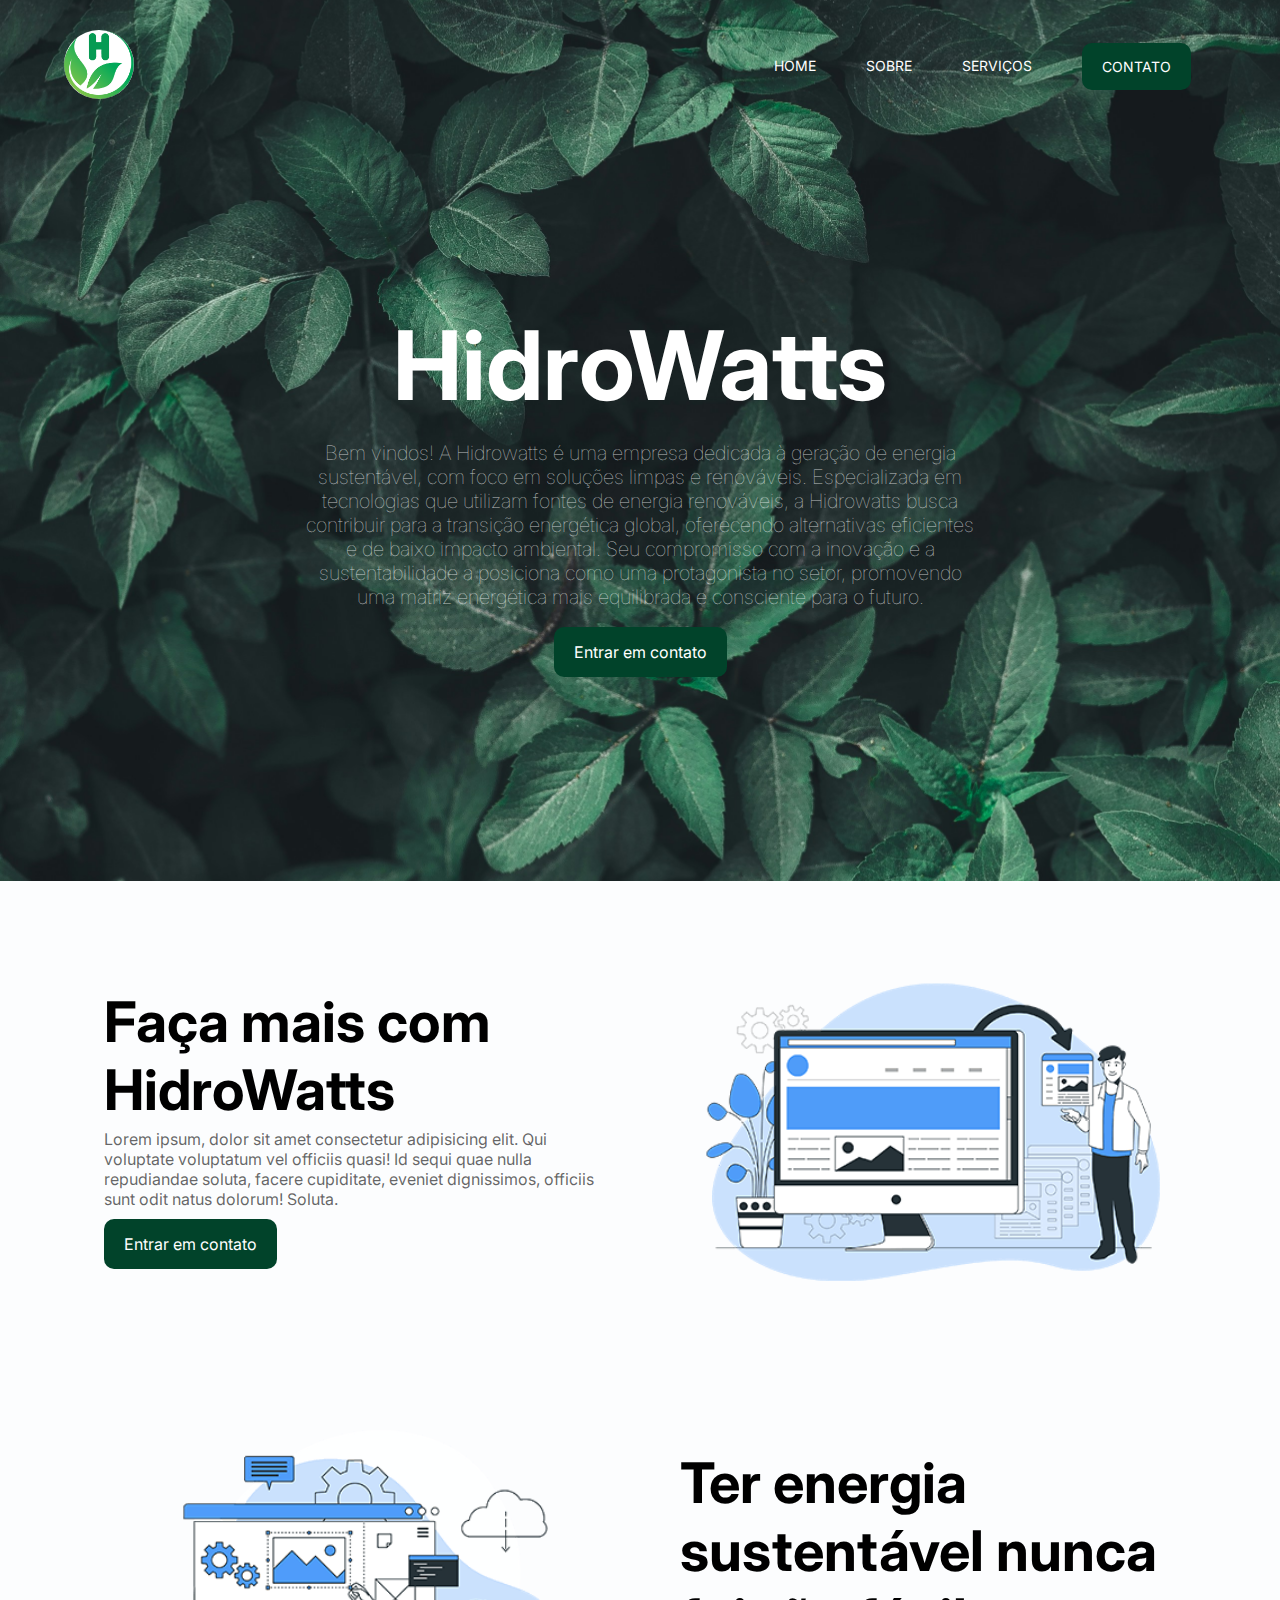
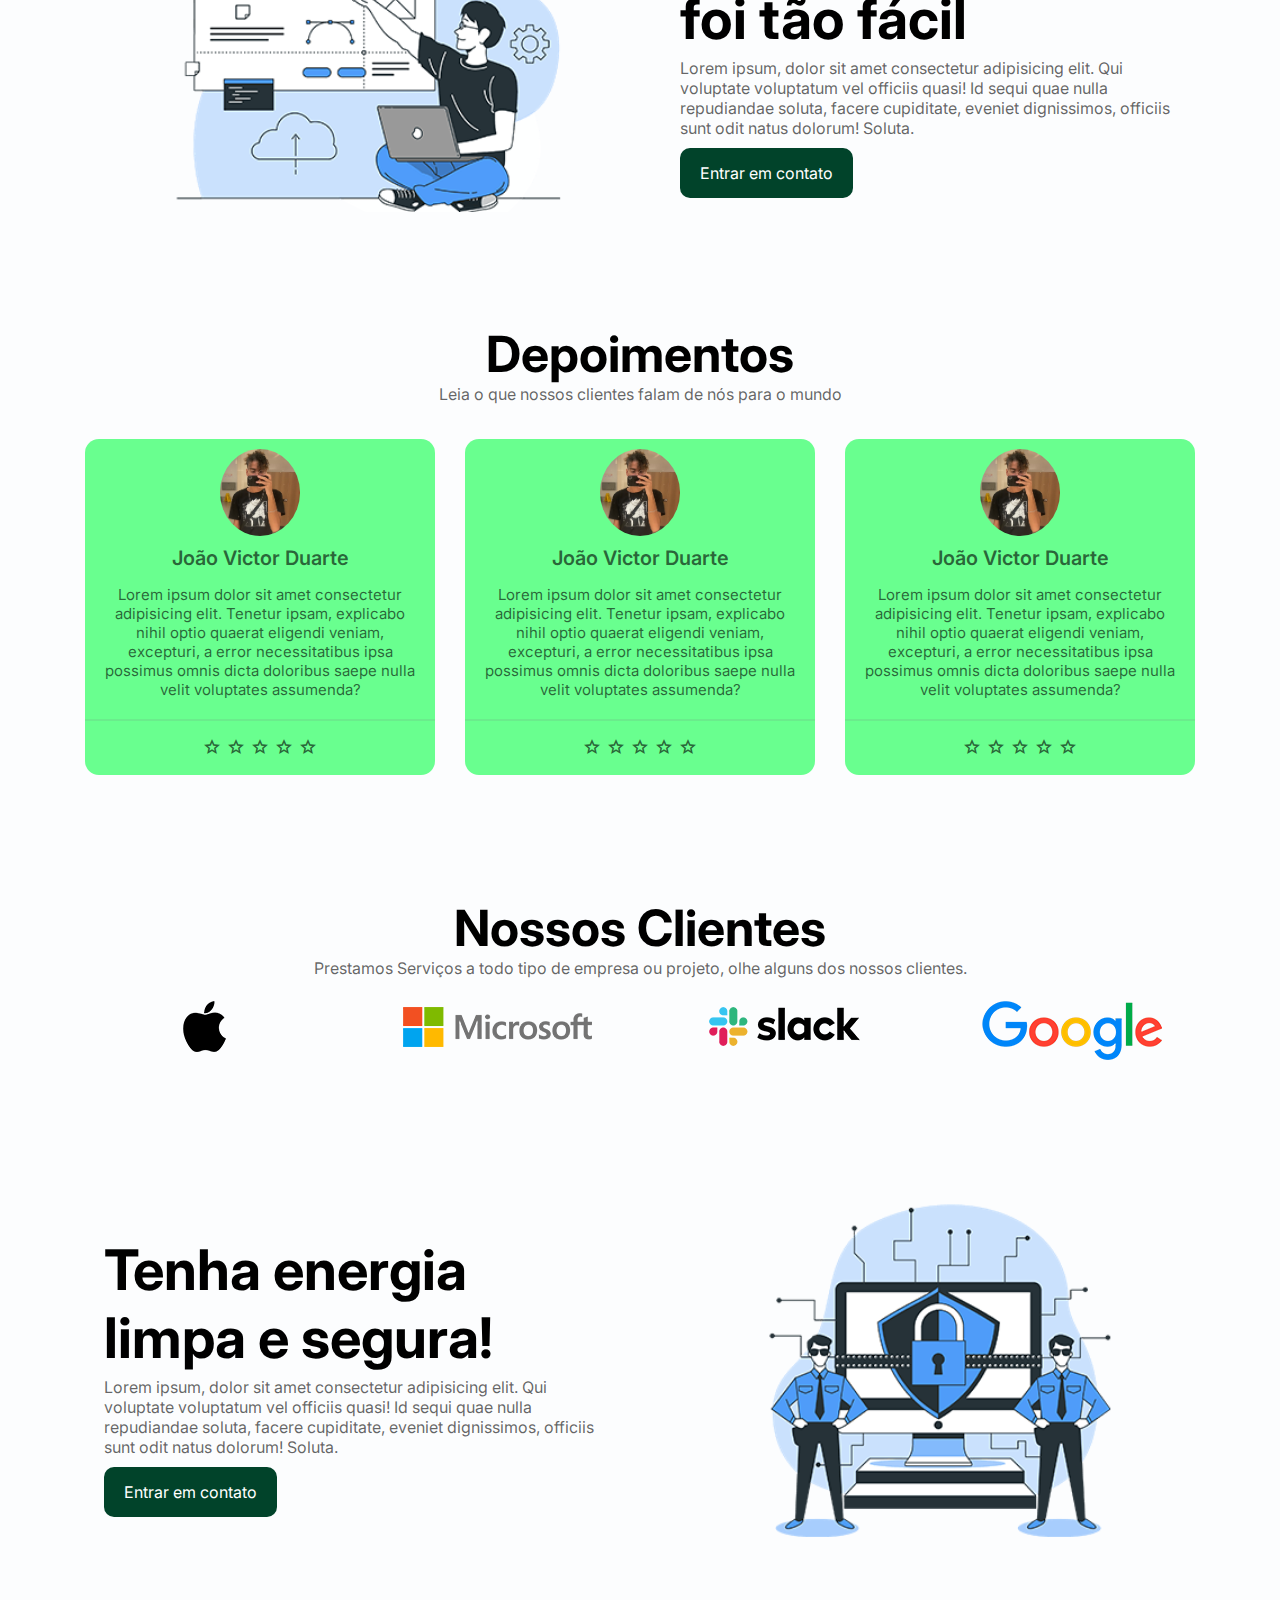
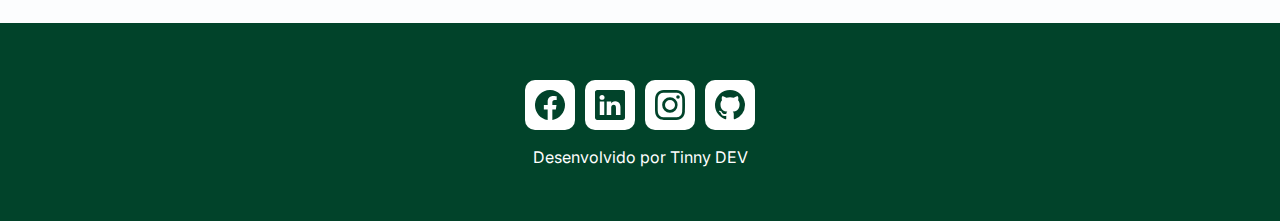
<file: index.html>
<!DOCTYPE html>
<html lang="pt-br">
  <head>
    <meta charset="UTF-8" />
    <meta name="viewport" content="width=device-width, initial-scale=1.0" />

    <title>HidroWatts</title>
    <link rel="stylesheet" href="css/style.css" />
    <link rel="preconnect" href="https://fonts.googleapis.com" />
    <link rel="preconnect" href="https://fonts.gstatic.com" crossorigin />

    <link
      href="https://fonts.googleapis.com/css2?family=Inter:wght@400;700&display=swap"
      rel="stylesheet"
    />
    <link
      rel="stylesheet"
      href="https://fonts.googleapis.com/css2?family=Material+Symbols+Outlined:opsz,wght,FILL,GRAD@20..48,100..700,0..1,-50..200"
    />
  </head>
  <body>
    <header style="background-image: url('img/background-home.jpg')">
      <div class="container">
        <nav>
          <a href="index.html"
            ><img
              src="img/logo.png"
              alt="logo"
              style="width: 70px; border-radius: 50%"
          /></a>
          <ul class="ul">
            <a href="index.html">Home</a>
            <a href="sobre.html">Sobre</a>
            <a href="servicos.html">Serviços</a>
            <a class="btn" href="contato.html">Contato</a>
            <div class="close-icon" onclick="closeMenu()">
              <svg
                xmlns="http://www.w3.org/2000/svg"
                width="25"
                height="25"
                fill="currentColor"
                class="bi bi-x-circle"
                viewBox="0 0 16 16"
              >
                <path
                  d="M8 15A7 7 0 1 1 8 1a7 7 0 0 1 0 14m0 1A8 8 0 1 0 8 0a8 8 0 0 0 0 16"
                />
                <path
                  d="M4.646 4.646a.5.5 0 0 1 .708 0L8 7.293l2.646-2.647a.5.5 0 0 1 .708.708L8.707 8l2.647 2.646a.5.5 0 0 1-.708.708L8 8.707l-2.646 2.647a.5.5 0 0 1-.708-.708L7.293 8 4.646 5.354a.5.5 0 0 1 0-.708"
                />
              </svg>
            </div>
          </ul>
          <div class="menu-icon" onclick="openMenu()">
            <svg
              xmlns="http://www.w3.org/2000/svg"
              width="25"
              height="25"
              fill="currentColor"
              class="bi bi-list"
              viewBox="0 0 16 16"
            >
              <path
                fill-rule="evenodd"
                d="M2.5 12a.5.5 0 0 1 .5-.5h10a.5.5 0 0 1 0 1H3a.5.5 0 0 1-.5-.5m0-4a.5.5 0 0 1 .5-.5h10a.5.5 0 0 1 0 1H3a.5.5 0 0 1-.5-.5m0-4a.5.5 0 0 1 .5-.5h10a.5.5 0 0 1 0 1H3a.5.5 0 0 1-.5-.5"
              />
            </svg>
          </div>
        </nav>
        <section class="banner">
          <div class="banner-text">
            <h1>HidroWatts</h1>
            <p>
              Bem vindos! A Hidrowatts é uma empresa dedicada à geração de
              energia sustentável, com foco em soluções limpas e renováveis.
              Especializada em tecnologias que utilizam fontes de energia
              renováveis, a Hidrowatts busca contribuir para a transição
              energética global, oferecendo alternativas eficientes e de baixo
              impacto ambiental. Seu compromisso com a inovação e a
              sustentabilidade a posiciona como uma protagonista no setor,
              promovendo uma matriz energética mais equilibrada e consciente
              para o futuro.
            </p>
            <a href="contato.html" class="btn animate-btn">Entrar em contato</a>
          </div>
        </section>
      </div>
    </header>

    <section class="faca-mais">
      <div class="container">
        <div class="faca-mais-text">
          <h3>Faça mais com HidroWatts</h3>
          <p>
            Lorem ipsum, dolor sit amet consectetur adipisicing elit. Qui
            voluptate voluptatum vel officiis quasi! Id sequi quae nulla
            repudiandae soluta, facere cupiditate, eveniet dignissimos, officiis
            sunt odit natus dolorum! Soluta.
          </p>
          <a href="contato.html" class="btn animate-btn">Entrar em contato</a>
        </div>
        <div class="faca-mais-img"><img src="img/img-1.png" alt="" /></div>
      </div>
    </section>

    <section class="faca-mais">
      <div class="container">
        <div class="faca-mais-img"><img src="img/img-2.png" alt="" /></div>
        <div class="faca-mais-text">
          <h3>Ter energia sustentável nunca foi tão fácil</h3>
          <p>
            Lorem ipsum, dolor sit amet consectetur adipisicing elit. Qui
            voluptate voluptatum vel officiis quasi! Id sequi quae nulla
            repudiandae soluta, facere cupiditate, eveniet dignissimos, officiis
            sunt odit natus dolorum! Soluta.
          </p>
          <a href="contato.html" class="btn">Entrar em contato</a>
        </div>
      </div>
    </section>

    <section class="depoimentos">
      <div class="container">
        <h3>Depoimentos</h3>
        <p>Leia o que nossos clientes falam de nós para o mundo</p>
        <div class="cards">
          <div class="card-item">
            <img src="img/me.jpg" alt="" />
            <p class="nome-user">João Victor Duarte</p>
            <p class="depoimento-user">
              Lorem ipsum dolor sit amet consectetur adipisicing elit. Tenetur
              ipsam, explicabo nihil optio quaerat eligendi veniam, excepturi, a
              error necessitatibus ipsa possimus omnis dicta doloribus saepe
              nulla velit voluptates assumenda?
            </p>
            <div class="estrelas">
              <span class="material-symbols-outlined"> star </span>
              <span class="material-symbols-outlined"> star </span>
              <span class="material-symbols-outlined"> star </span>
              <span class="material-symbols-outlined"> star </span>
              <span class="material-symbols-outlined"> star </span>
            </div>
          </div>

          <div class="card-item">
            <img src="img/me.jpg" alt="" />
            <p class="nome-user">João Victor Duarte</p>
            <p class="depoimento-user">
              Lorem ipsum dolor sit amet consectetur adipisicing elit. Tenetur
              ipsam, explicabo nihil optio quaerat eligendi veniam, excepturi, a
              error necessitatibus ipsa possimus omnis dicta doloribus saepe
              nulla velit voluptates assumenda?
            </p>
            <div class="estrelas">
              <span class="material-symbols-outlined"> star </span>
              <span class="material-symbols-outlined"> star </span>
              <span class="material-symbols-outlined"> star </span>
              <span class="material-symbols-outlined"> star </span>
              <span class="material-symbols-outlined"> star </span>
            </div>
          </div>

          <div class="card-item">
            <img src="img/me.jpg" alt="" />
            <p class="nome-user">João Victor Duarte</p>
            <p class="depoimento-user">
              Lorem ipsum dolor sit amet consectetur adipisicing elit. Tenetur
              ipsam, explicabo nihil optio quaerat eligendi veniam, excepturi, a
              error necessitatibus ipsa possimus omnis dicta doloribus saepe
              nulla velit voluptates assumenda?
            </p>
            <div class="estrelas">
              <span class="material-symbols-outlined"> star </span>
              <span class="material-symbols-outlined"> star </span>
              <span class="material-symbols-outlined"> star </span>
              <span class="material-symbols-outlined"> star </span>
              <span class="material-symbols-outlined"> star </span>
            </div>
          </div>
        </div>
      </div>
    </section>

    <section class="clientes">
      <div class="container">
        <h3>Nossos Clientes</h3>
        <p>
          Prestamos Serviços a todo tipo de empresa ou projeto, olhe alguns dos
          nossos clientes.
        </p>
        <div>
          <img src="img/apple.png" alt="" />
          <img src="img/microsoft.png" alt="" />
          <img src="img/slack.png" alt="" />
          <img src="img/google.png" alt="" />
        </div>
      </div>
    </section>

    <section class="faca-mais">
      <div class="container">
        <div class="faca-mais-text">
          <h3>Tenha energia limpa e segura!</h3>
          <p>
            Lorem ipsum, dolor sit amet consectetur adipisicing elit. Qui
            voluptate voluptatum vel officiis quasi! Id sequi quae nulla
            repudiandae soluta, facere cupiditate, eveniet dignissimos, officiis
            sunt odit natus dolorum! Soluta.
          </p>
          <a href="contato.html" class="btn animate-btn">Entrar em contato</a>
        </div>
        <div class="faca-mais-img"><img src="img/security.png" alt="" /></div>
      </div>
    </section>

    <footer class="footer">
      <div class="container">
        <div class="links">
          <a href="#"
            ><svg
              xmlns="http://www.w3.org/2000/svg"
              width="50"
              height="50"
              fill="currentColor"
              class="bi bi-facebook"
              viewBox="0 0 16 16"
            >
              <path
                d="M16 8.049c0-4.446-3.582-8.05-8-8.05C3.58 0-.002 3.603-.002 8.05c0 4.017 2.926 7.347 6.75 7.951v-5.625h-2.03V8.05H6.75V6.275c0-2.017 1.195-3.131 3.022-3.131.876 0 1.791.157 1.791.157v1.98h-1.009c-.993 0-1.303.621-1.303 1.258v1.51h2.218l-.354 2.326H9.25V16c3.824-.604 6.75-3.934 6.75-7.951"
              /></svg
          ></a>
          <a href="#"
            ><svg
              xmlns="http://www.w3.org/2000/svg"
              width="50"
              height="50"
              fill="currentColor"
              class="bi bi-linkedin"
              viewBox="0 0 16 16"
            >
              <path
                d="M0 1.146C0 .513.526 0 1.175 0h13.65C15.474 0 16 .513 16 1.146v13.708c0 .633-.526 1.146-1.175 1.146H1.175C.526 16 0 15.487 0 14.854zm4.943 12.248V6.169H2.542v7.225zm-1.2-8.212c.837 0 1.358-.554 1.358-1.248-.015-.709-.52-1.248-1.342-1.248S2.4 3.226 2.4 3.934c0 .694.521 1.248 1.327 1.248zm4.908 8.212V9.359c0-.216.016-.432.08-.586.173-.431.568-.878 1.232-.878.869 0 1.216.662 1.216 1.634v3.865h2.401V9.25c0-2.22-1.184-3.252-2.764-3.252-1.274 0-1.845.7-2.165 1.193v.025h-.016l.016-.025V6.169h-2.4c.03.678 0 7.225 0 7.225z"
              /></svg
          ></a>
          <a href="#"
            ><svg
              xmlns="http://www.w3.org/2000/svg"
              width="50"
              height="50"
              fill="currentColor"
              class="bi bi-instagram"
              viewBox="0 0 16 16"
            >
              <path
                d="M8 0C5.829 0 5.556.01 4.703.048 3.85.088 3.269.222 2.76.42a3.9 3.9 0 0 0-1.417.923A3.9 3.9 0 0 0 .42 2.76C.222 3.268.087 3.85.048 4.7.01 5.555 0 5.827 0 8.001c0 2.172.01 2.444.048 3.297.04.852.174 1.433.372 1.942.205.526.478.972.923 1.417.444.445.89.719 1.416.923.51.198 1.09.333 1.942.372C5.555 15.99 5.827 16 8 16s2.444-.01 3.298-.048c.851-.04 1.434-.174 1.943-.372a3.9 3.9 0 0 0 1.416-.923c.445-.445.718-.891.923-1.417.197-.509.332-1.09.372-1.942C15.99 10.445 16 10.173 16 8s-.01-2.445-.048-3.299c-.04-.851-.175-1.433-.372-1.941a3.9 3.9 0 0 0-.923-1.417A3.9 3.9 0 0 0 13.24.42c-.51-.198-1.092-.333-1.943-.372C10.443.01 10.172 0 7.998 0zm-.717 1.442h.718c2.136 0 2.389.007 3.232.046.78.035 1.204.166 1.486.275.373.145.64.319.92.599s.453.546.598.92c.11.281.24.705.275 1.485.039.843.047 1.096.047 3.231s-.008 2.389-.047 3.232c-.035.78-.166 1.203-.275 1.485a2.5 2.5 0 0 1-.599.919c-.28.28-.546.453-.92.598-.28.11-.704.24-1.485.276-.843.038-1.096.047-3.232.047s-2.39-.009-3.233-.047c-.78-.036-1.203-.166-1.485-.276a2.5 2.5 0 0 1-.92-.598 2.5 2.5 0 0 1-.6-.92c-.109-.281-.24-.705-.275-1.485-.038-.843-.046-1.096-.046-3.233s.008-2.388.046-3.231c.036-.78.166-1.204.276-1.486.145-.373.319-.64.599-.92s.546-.453.92-.598c.282-.11.705-.24 1.485-.276.738-.034 1.024-.044 2.515-.045zm4.988 1.328a.96.96 0 1 0 0 1.92.96.96 0 0 0 0-1.92m-4.27 1.122a4.109 4.109 0 1 0 0 8.217 4.109 4.109 0 0 0 0-8.217m0 1.441a2.667 2.667 0 1 1 0 5.334 2.667 2.667 0 0 1 0-5.334"
              /></svg
          ></a>
          <a href="#"
            ><svg
              xmlns="http://www.w3.org/2000/svg"
              width="50"
              height="50"
              fill="currentColor"
              class="bi bi-github"
              viewBox="0 0 16 16"
            >
              <path
                d="M8 0C3.58 0 0 3.58 0 8c0 3.54 2.29 6.53 5.47 7.59.4.07.55-.17.55-.38 0-.19-.01-.82-.01-1.49-2.01.37-2.53-.49-2.69-.94-.09-.23-.48-.94-.82-1.13-.28-.15-.68-.52-.01-.53.63-.01 1.08.58 1.23.82.72 1.21 1.87.87 2.33.66.07-.52.28-.87.51-1.07-1.78-.2-3.64-.89-3.64-3.95 0-.87.31-1.59.82-2.15-.08-.2-.36-1.02.08-2.12 0 0 .67-.21 2.2.82.64-.18 1.32-.27 2-.27s1.36.09 2 .27c1.53-1.04 2.2-.82 2.2-.82.44 1.1.16 1.92.08 2.12.51.56.82 1.27.82 2.15 0 3.07-1.87 3.75-3.65 3.95.29.25.54.73.54 1.48 0 1.07-.01 1.93-.01 2.2 0 .21.15.46.55.38A8.01 8.01 0 0 0 16 8c0-4.42-3.58-8-8-8"
              /></svg
          ></a>
        </div>
        <p>Desenvolvido por Tinny DEV</p>
      </div>
    </footer>

    <script src="js/main.js"></script>
  </body>
</html>
</file>
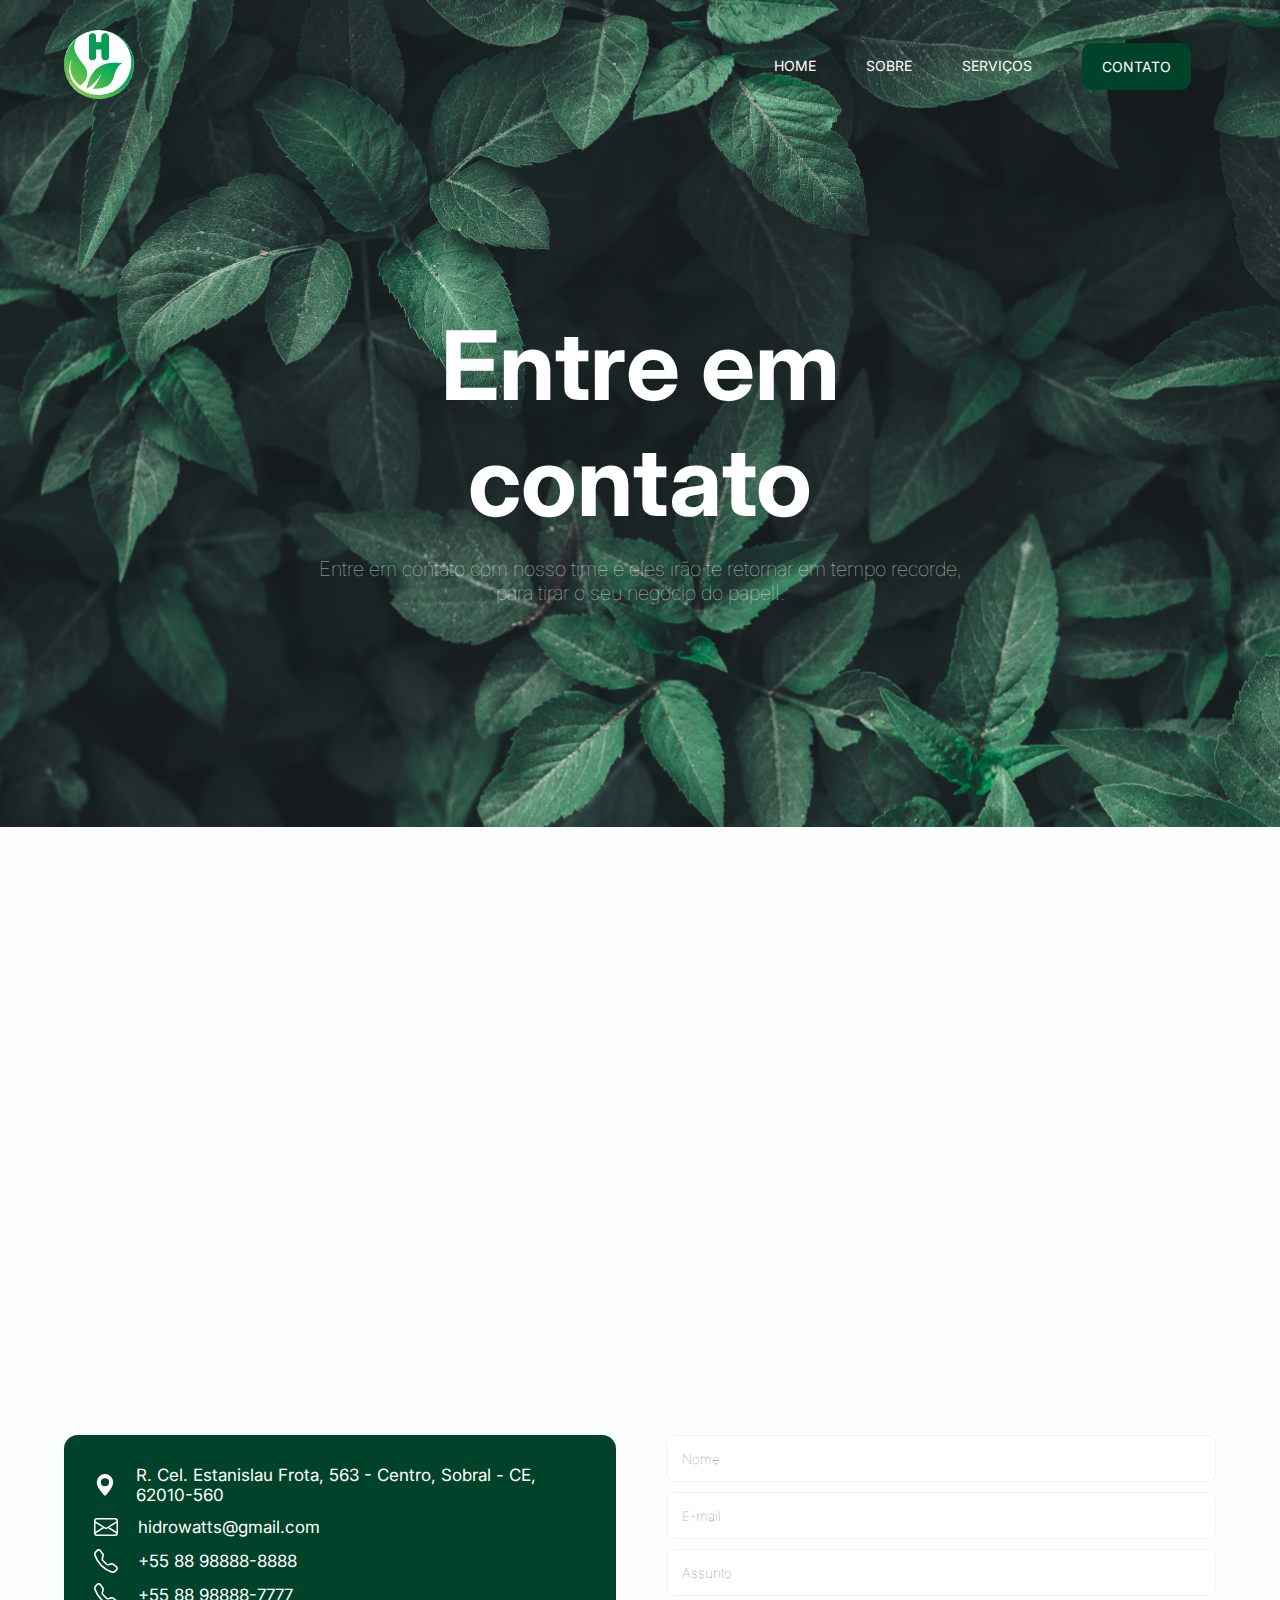
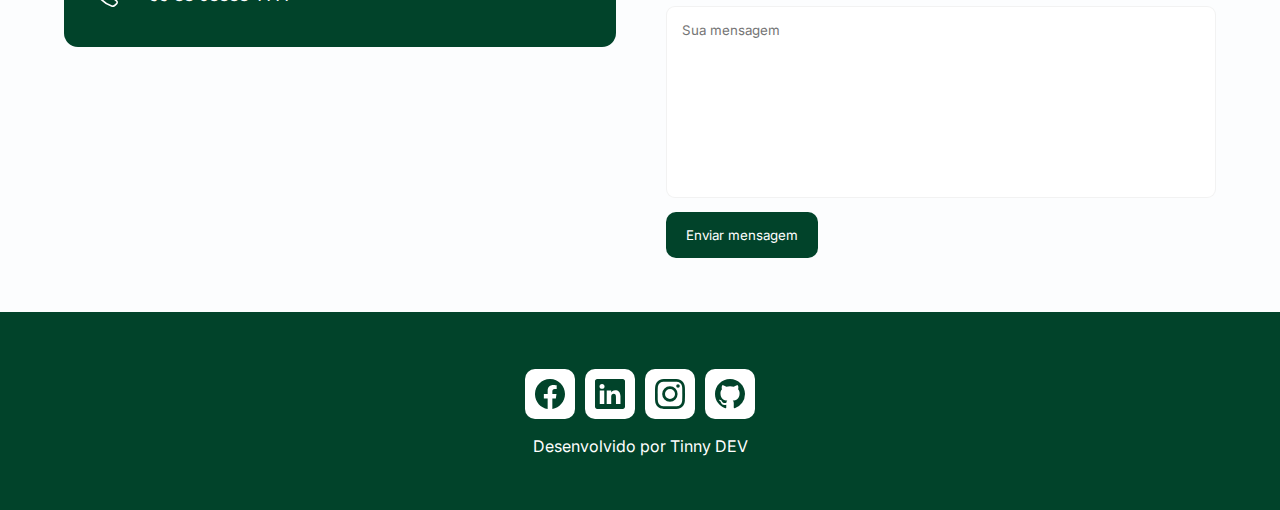
<file: contato.html>
<!DOCTYPE html>
<html lang="pt-br">
  <head>
    <meta charset="UTF-8" />
    <meta name="viewport" content="width=device-width, initial-scale=1.0" />

    <title>Contato | HidroWatts</title>
    <link rel="stylesheet" href="css/style.css" />
    <link rel="preconnect" href="https://fonts.googleapis.com" />
    <link rel="preconnect" href="https://fonts.gstatic.com" crossorigin />
    
    <link
      href="https://fonts.googleapis.com/css2?family=Inter:wght@400;700&display=swap"
      rel="stylesheet"
    />
    <link
      rel="stylesheet"
      href="https://fonts.googleapis.com/css2?family=Material+Symbols+Outlined:opsz,wght,FILL,GRAD@20..48,100..700,0..1,-50..200"
    />
  </head>
  <body>
    <header style="background-image: url('img/background-home.jpg')">
      <div class="container">
        <nav>
          <a href="index.html"
            ><img
              src="img/logo.png"
              alt="logo"
              style="width: 70px; border-radius: 50%"
          /></a>
          <ul class="ul">
            <a href="index.html">Home</a>
            <a href="sobre.html">Sobre</a>
            <a href="servicos.html">Serviços</a>
            <a class="btn" href="contato.html">Contato</a>
            <div class="close-icon" onclick="closeMenu()">
                <svg xmlns="http://www.w3.org/2000/svg" width="25" height="25" fill="currentColor" class="bi bi-x-circle" viewBox="0 0 16 16">
                    <path d="M8 15A7 7 0 1 1 8 1a7 7 0 0 1 0 14m0 1A8 8 0 1 0 8 0a8 8 0 0 0 0 16"/>
                    <path d="M4.646 4.646a.5.5 0 0 1 .708 0L8 7.293l2.646-2.647a.5.5 0 0 1 .708.708L8.707 8l2.647 2.646a.5.5 0 0 1-.708.708L8 8.707l-2.646 2.647a.5.5 0 0 1-.708-.708L7.293 8 4.646 5.354a.5.5 0 0 1 0-.708"/>
                </svg>
            </div>
          </ul>
          <div class="menu-icon" onclick="openMenu()">
            <svg xmlns="http://www.w3.org/2000/svg" width="25" height="25" fill="currentColor" class="bi bi-list" viewBox="0 0 16 16">
            <path fill-rule="evenodd" d="M2.5 12a.5.5 0 0 1 .5-.5h10a.5.5 0 0 1 0 1H3a.5.5 0 0 1-.5-.5m0-4a.5.5 0 0 1 .5-.5h10a.5.5 0 0 1 0 1H3a.5.5 0 0 1-.5-.5m0-4a.5.5 0 0 1 .5-.5h10a.5.5 0 0 1 0 1H3a.5.5 0 0 1-.5-.5"/>
          </svg></div>
        </nav>
        <section class="banner">
          <div class="banner-text">
            <h1>Entre em contato</h1>
            <p>Entre em contato com nosso time e eles irão te retornar em tempo recorde, para tirar o seu negócio do papel!.</p>
          </div>
        </section>
      </div>
    </header>

    <section class="contato">
        <div class="container">
            <div class="mapa">
                <iframe src="https://www.google.com/maps/embed?pb=!1m18!1m12!1m3!1d3981.5309078346745!2d-40.357496524156026!3d-3.69356504299774!2m3!1f0!2f0!3f0!3m2!1i1024!2i768!4f13.1!3m3!1m2!1s0x7eac6fb552c0d43%3A0x655948203c72307a!2sUFC%20%E2%80%93%20Campus%20de%20Sobral%20da%20Universidade%20Federal%20do%20Cear%C3%A1%20(Mucambinho)!5e0!3m2!1spt-BR!2sbr!4v1726504678104!5m2!1spt-BR!2sbr" width="100%" height="500px" style="border:0;" allowfullscreen="" loading="lazy" referrerpolicy="no-referrer-when-downgrade"></iframe>
            </div>
            <div class="contato-info">
                <div class="left-side">
                    <div>
                        <svg xmlns="http://www.w3.org/2000/svg" width="24" height="24" fill="currentColor" class="bi bi-geo-alt-fill" viewBox="0 0 16 16">
                            <path d="M8 16s6-5.686 6-10A6 6 0 0 0 2 6c0 4.314 6 10 6 10m0-7a3 3 0 1 1 0-6 3 3 0 0 1 0 6"/>
                          </svg>
                        <p>R. Cel. Estanislau Frota, 563 - Centro, Sobral - CE, 62010-560</p>
                    </div>
                    <div>
                        <svg xmlns="http://www.w3.org/2000/svg" width="24" height="24" fill="currentColor" class="bi bi-envelope" viewBox="0 0 16 16">
                            <path d="M0 4a2 2 0 0 1 2-2h12a2 2 0 0 1 2 2v8a2 2 0 0 1-2 2H2a2 2 0 0 1-2-2zm2-1a1 1 0 0 0-1 1v.217l7 4.2 7-4.2V4a1 1 0 0 0-1-1zm13 2.383-4.708 2.825L15 11.105zm-.034 6.876-5.64-3.471L8 9.583l-1.326-.795-5.64 3.47A1 1 0 0 0 2 13h12a1 1 0 0 0 .966-.741M1 11.105l4.708-2.897L1 5.383z"/>
                          </svg>
                        <p>hidrowatts@gmail.com</p>
                    </div>
                    <div>
                        <svg xmlns="http://www.w3.org/2000/svg" width="24" height="24" fill="currentColor" class="bi bi-telephone" viewBox="0 0 16 16">
                            <path d="M3.654 1.328a.678.678 0 0 0-1.015-.063L1.605 2.3c-.483.484-.661 1.169-.45 1.77a17.6 17.6 0 0 0 4.168 6.608 17.6 17.6 0 0 0 6.608 4.168c.601.211 1.286.033 1.77-.45l1.034-1.034a.678.678 0 0 0-.063-1.015l-2.307-1.794a.68.68 0 0 0-.58-.122l-2.19.547a1.75 1.75 0 0 1-1.657-.459L5.482 8.062a1.75 1.75 0 0 1-.46-1.657l.548-2.19a.68.68 0 0 0-.122-.58zM1.884.511a1.745 1.745 0 0 1 2.612.163L6.29 2.98c.329.423.445.974.315 1.494l-.547 2.19a.68.68 0 0 0 .178.643l2.457 2.457a.68.68 0 0 0 .644.178l2.189-.547a1.75 1.75 0 0 1 1.494.315l2.306 1.794c.829.645.905 1.87.163 2.611l-1.034 1.034c-.74.74-1.846 1.065-2.877.702a18.6 18.6 0 0 1-7.01-4.42 18.6 18.6 0 0 1-4.42-7.009c-.362-1.03-.037-2.137.703-2.877z"/>
                          </svg>
                        <p>+55 88 98888-8888</p>
                    </div>
                    <div>
                        <svg xmlns="http://www.w3.org/2000/svg" width="24" height="24" fill="currentColor" class="bi bi-telephone" viewBox="0 0 16 16">
                            <path d="M3.654 1.328a.678.678 0 0 0-1.015-.063L1.605 2.3c-.483.484-.661 1.169-.45 1.77a17.6 17.6 0 0 0 4.168 6.608 17.6 17.6 0 0 0 6.608 4.168c.601.211 1.286.033 1.77-.45l1.034-1.034a.678.678 0 0 0-.063-1.015l-2.307-1.794a.68.68 0 0 0-.58-.122l-2.19.547a1.75 1.75 0 0 1-1.657-.459L5.482 8.062a1.75 1.75 0 0 1-.46-1.657l.548-2.19a.68.68 0 0 0-.122-.58zM1.884.511a1.745 1.745 0 0 1 2.612.163L6.29 2.98c.329.423.445.974.315 1.494l-.547 2.19a.68.68 0 0 0 .178.643l2.457 2.457a.68.68 0 0 0 .644.178l2.189-.547a1.75 1.75 0 0 1 1.494.315l2.306 1.794c.829.645.905 1.87.163 2.611l-1.034 1.034c-.74.74-1.846 1.065-2.877.702a18.6 18.6 0 0 1-7.01-4.42 18.6 18.6 0 0 1-4.42-7.009c-.362-1.03-.037-2.137.703-2.877z"/>
                          </svg>
                        <p>+55 88 98888-7777</p>
                    </div>
                </div>
                <div class="right-side">
                    <form action="">
                        <input type="text" placeholder="Nome" required>
                        <input type="email" placeholder="E-mail" required>
                        <input type="text" placeholder="Assunto" required>
                        <textarea cols="30" rows="10" placeholder="Sua mensagem" required></textarea>
                        <button class="btn">Enviar mensagem</button>
                    </form>
                </div>
            </div>
        </div>

    </section>

      <footer class="footer">
        <div class="container">
            <div class="    links">
                <a href="#"><svg xmlns="http://www.w3.org/2000/svg" width="50" height="50" fill="currentColor" class="bi bi-facebook" viewBox="0 0 16 16">
                    <path d="M16 8.049c0-4.446-3.582-8.05-8-8.05C3.58 0-.002 3.603-.002 8.05c0 4.017 2.926 7.347 6.75 7.951v-5.625h-2.03V8.05H6.75V6.275c0-2.017 1.195-3.131 3.022-3.131.876 0 1.791.157 1.791.157v1.98h-1.009c-.993 0-1.303.621-1.303 1.258v1.51h2.218l-.354 2.326H9.25V16c3.824-.604 6.75-3.934 6.75-7.951"/>
                  </svg></a>
                <a href="#"><svg xmlns="http://www.w3.org/2000/svg" width="50" height="50" fill="currentColor" class="bi bi-linkedin" viewBox="0 0 16 16">
                    <path d="M0 1.146C0 .513.526 0 1.175 0h13.65C15.474 0 16 .513 16 1.146v13.708c0 .633-.526 1.146-1.175 1.146H1.175C.526 16 0 15.487 0 14.854zm4.943 12.248V6.169H2.542v7.225zm-1.2-8.212c.837 0 1.358-.554 1.358-1.248-.015-.709-.52-1.248-1.342-1.248S2.4 3.226 2.4 3.934c0 .694.521 1.248 1.327 1.248zm4.908 8.212V9.359c0-.216.016-.432.08-.586.173-.431.568-.878 1.232-.878.869 0 1.216.662 1.216 1.634v3.865h2.401V9.25c0-2.22-1.184-3.252-2.764-3.252-1.274 0-1.845.7-2.165 1.193v.025h-.016l.016-.025V6.169h-2.4c.03.678 0 7.225 0 7.225z"/>
                  </svg></a>
                <a href="#"><svg xmlns="http://www.w3.org/2000/svg" width="50" height="50" fill="currentColor" class="bi bi-instagram" viewBox="0 0 16 16">
                    <path d="M8 0C5.829 0 5.556.01 4.703.048 3.85.088 3.269.222 2.76.42a3.9 3.9 0 0 0-1.417.923A3.9 3.9 0 0 0 .42 2.76C.222 3.268.087 3.85.048 4.7.01 5.555 0 5.827 0 8.001c0 2.172.01 2.444.048 3.297.04.852.174 1.433.372 1.942.205.526.478.972.923 1.417.444.445.89.719 1.416.923.51.198 1.09.333 1.942.372C5.555 15.99 5.827 16 8 16s2.444-.01 3.298-.048c.851-.04 1.434-.174 1.943-.372a3.9 3.9 0 0 0 1.416-.923c.445-.445.718-.891.923-1.417.197-.509.332-1.09.372-1.942C15.99 10.445 16 10.173 16 8s-.01-2.445-.048-3.299c-.04-.851-.175-1.433-.372-1.941a3.9 3.9 0 0 0-.923-1.417A3.9 3.9 0 0 0 13.24.42c-.51-.198-1.092-.333-1.943-.372C10.443.01 10.172 0 7.998 0zm-.717 1.442h.718c2.136 0 2.389.007 3.232.046.78.035 1.204.166 1.486.275.373.145.64.319.92.599s.453.546.598.92c.11.281.24.705.275 1.485.039.843.047 1.096.047 3.231s-.008 2.389-.047 3.232c-.035.78-.166 1.203-.275 1.485a2.5 2.5 0 0 1-.599.919c-.28.28-.546.453-.92.598-.28.11-.704.24-1.485.276-.843.038-1.096.047-3.232.047s-2.39-.009-3.233-.047c-.78-.036-1.203-.166-1.485-.276a2.5 2.5 0 0 1-.92-.598 2.5 2.5 0 0 1-.6-.92c-.109-.281-.24-.705-.275-1.485-.038-.843-.046-1.096-.046-3.233s.008-2.388.046-3.231c.036-.78.166-1.204.276-1.486.145-.373.319-.64.599-.92s.546-.453.92-.598c.282-.11.705-.24 1.485-.276.738-.034 1.024-.044 2.515-.045zm4.988 1.328a.96.96 0 1 0 0 1.92.96.96 0 0 0 0-1.92m-4.27 1.122a4.109 4.109 0 1 0 0 8.217 4.109 4.109 0 0 0 0-8.217m0 1.441a2.667 2.667 0 1 1 0 5.334 2.667 2.667 0 0 1 0-5.334"/>
                  </svg></a>
                <a href="#"><svg xmlns="http://www.w3.org/2000/svg" width="50" height="50" fill="currentColor" class="bi bi-github" viewBox="0 0 16 16">
                    <path d="M8 0C3.58 0 0 3.58 0 8c0 3.54 2.29 6.53 5.47 7.59.4.07.55-.17.55-.38 0-.19-.01-.82-.01-1.49-2.01.37-2.53-.49-2.69-.94-.09-.23-.48-.94-.82-1.13-.28-.15-.68-.52-.01-.53.63-.01 1.08.58 1.23.82.72 1.21 1.87.87 2.33.66.07-.52.28-.87.51-1.07-1.78-.2-3.64-.89-3.64-3.95 0-.87.31-1.59.82-2.15-.08-.2-.36-1.02.08-2.12 0 0 .67-.21 2.2.82.64-.18 1.32-.27 2-.27s1.36.09 2 .27c1.53-1.04 2.2-.82 2.2-.82.44 1.1.16 1.92.08 2.12.51.56.82 1.27.82 2.15 0 3.07-1.87 3.75-3.65 3.95.29.25.54.73.54 1.48 0 1.07-.01 1.93-.01 2.2 0 .21.15.46.55.38A8.01 8.01 0 0 0 16 8c0-4.42-3.58-8-8-8"/>
                  </svg></a>
            </div>
            <p>Desenvolvido por Tinny DEV</p>
        </div>
      </footer>

      <script src="js/main.js"></script>
  </body>
</html>
</file>
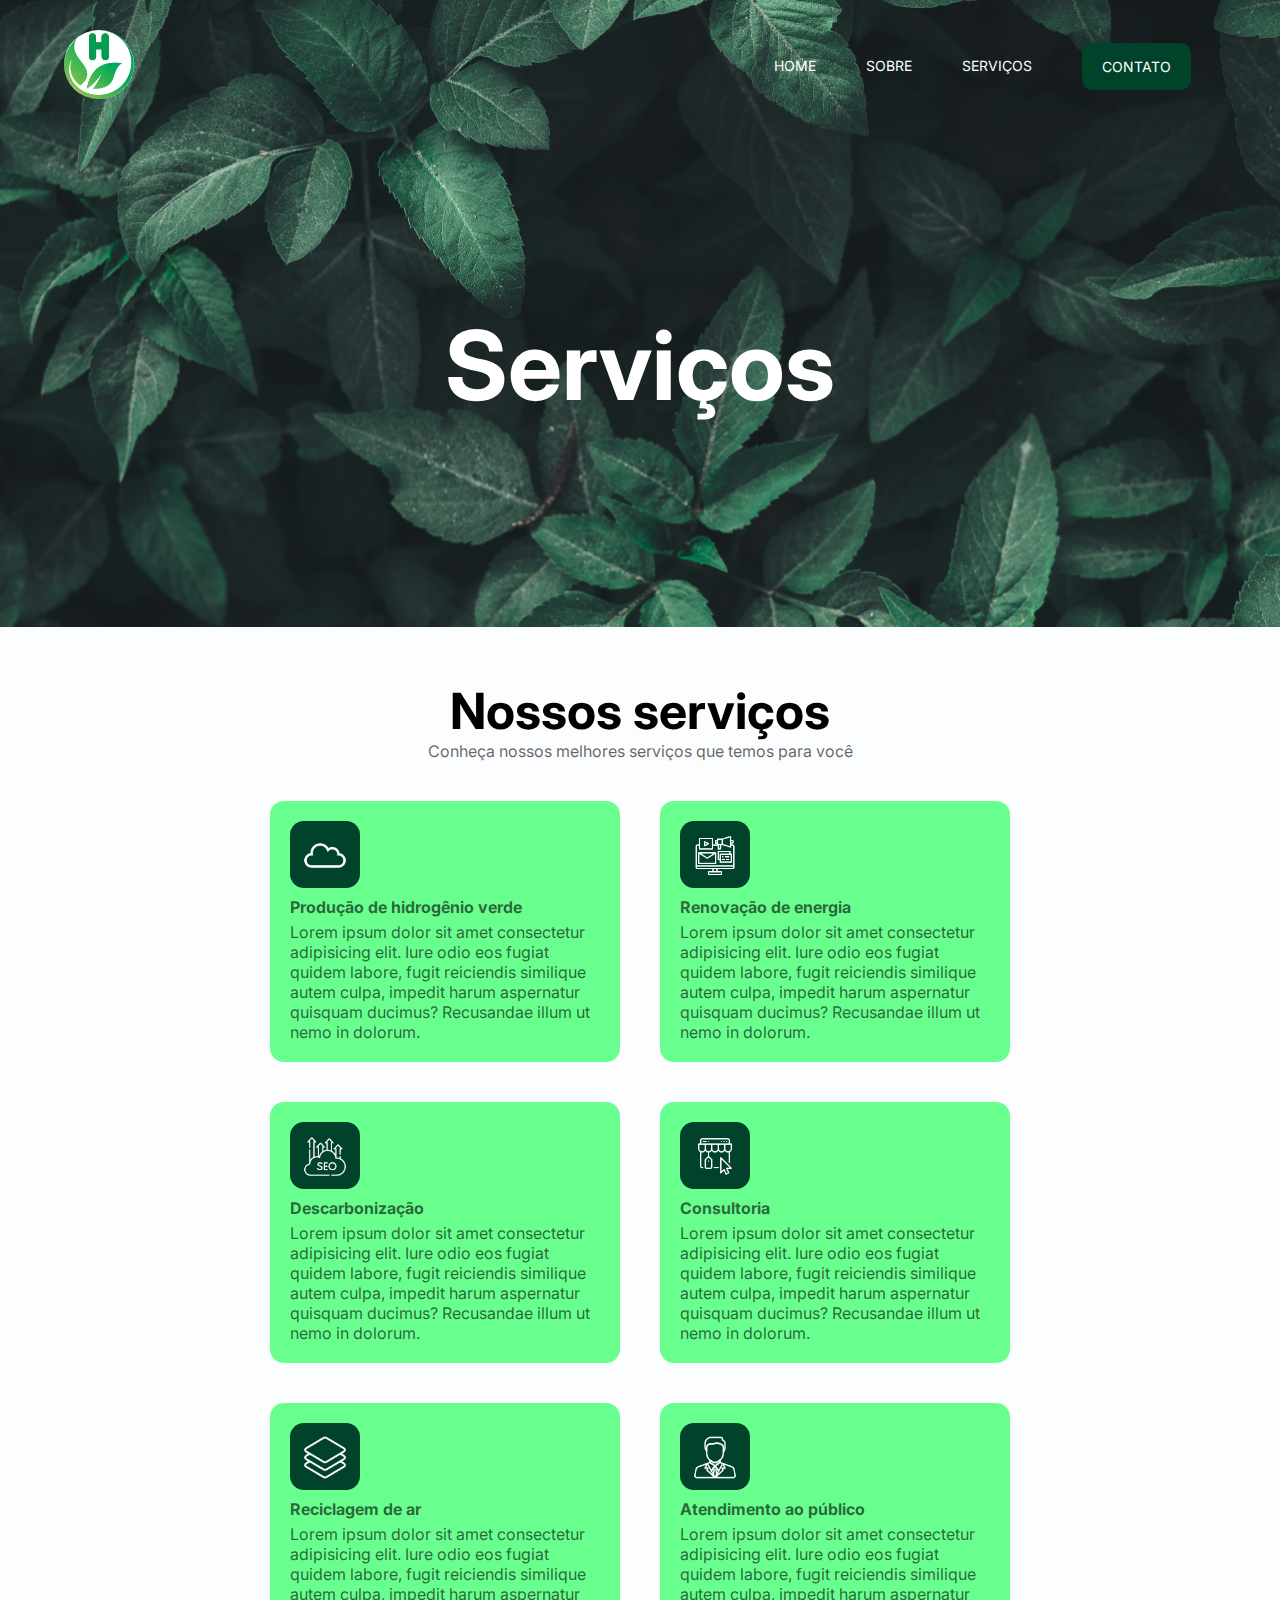
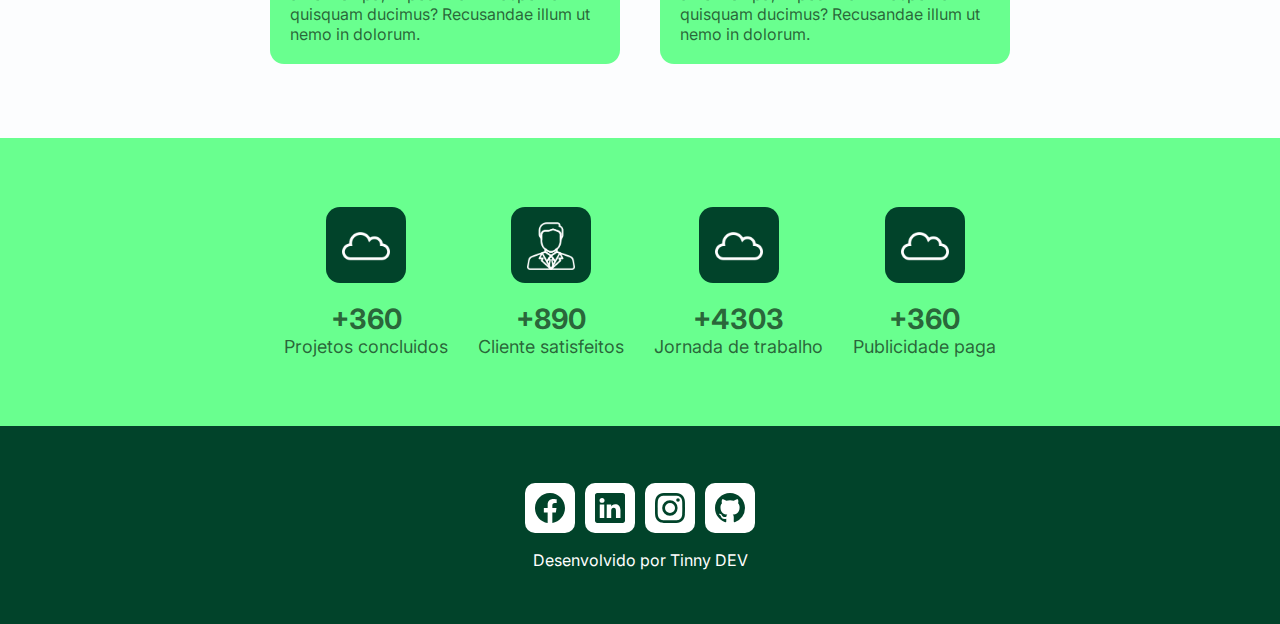
<file: servicos.html>
<!DOCTYPE html>
<html lang="pt-br">
  <head>
    <meta charset="UTF-8" />
    <meta name="viewport" content="width=device-width, initial-scale=1.0" />

    <title>Serviços | HidroWatts</title>
    <link rel="stylesheet" href="css/style.css" />
    <link rel="preconnect" href="https://fonts.googleapis.com" />
    <link rel="preconnect" href="https://fonts.gstatic.com" crossorigin />
    
    <link
      href="https://fonts.googleapis.com/css2?family=Inter:wght@400;700&display=swap"
      rel="stylesheet"
    />
    <link
      rel="stylesheet"
      href="https://fonts.googleapis.com/css2?family=Material+Symbols+Outlined:opsz,wght,FILL,GRAD@20..48,100..700,0..1,-50..200"
    />
  </head>
  <body>
    <header style="background-image: url('img/background-home.jpg')">
      <div class="container">
        <nav>
          <a href="index.html"
            ><img
              src="img/logo.png"
              alt="logo"
              style="width: 70px; border-radius: 50%"
          /></a>
          <ul class="ul">
            <a href="index.html">Home</a>
            <a href="sobre.html">Sobre</a>
            <a href="servicos.html">Serviços</a>
            <a class="btn" href="contato.html">Contato</a>
            <div class="close-icon" onclick="closeMenu()">
                <svg xmlns="http://www.w3.org/2000/svg" width="25" height="25" fill="currentColor" class="bi bi-x-circle" viewBox="0 0 16 16">
                    <path d="M8 15A7 7 0 1 1 8 1a7 7 0 0 1 0 14m0 1A8 8 0 1 0 8 0a8 8 0 0 0 0 16"/>
                    <path d="M4.646 4.646a.5.5 0 0 1 .708 0L8 7.293l2.646-2.647a.5.5 0 0 1 .708.708L8.707 8l2.647 2.646a.5.5 0 0 1-.708.708L8 8.707l-2.646 2.647a.5.5 0 0 1-.708-.708L7.293 8 4.646 5.354a.5.5 0 0 1 0-.708"/>
                </svg>
            </div>
          </ul>
          <div class="menu-icon" onclick="openMenu()">
            <svg xmlns="http://www.w3.org/2000/svg" width="25" height="25" fill="currentColor" class="bi bi-list" viewBox="0 0 16 16">
            <path fill-rule="evenodd" d="M2.5 12a.5.5 0 0 1 .5-.5h10a.5.5 0 0 1 0 1H3a.5.5 0 0 1-.5-.5m0-4a.5.5 0 0 1 .5-.5h10a.5.5 0 0 1 0 1H3a.5.5 0 0 1-.5-.5m0-4a.5.5 0 0 1 .5-.5h10a.5.5 0 0 1 0 1H3a.5.5 0 0 1-.5-.5"/>
          </svg></div>
        </nav>
        <section class="banner">
          <div class="banner-text">
            <h1>Serviços</h1>
          </div>
        </section>
      </div>
    </header>
    
    <section class="servicos">
        <div class="container">
            <h3>Nossos serviços</h3>
            <p>Conheça nossos melhores serviços que temos para você</p>
            <div class="rows-cards">
                <div class="row-card-item">
                    <img src="img/cloud.png" alt="">
                    <p class="nome-servico"><strong>Produção de hidrogênio verde</strong></p>
                    <p class="descricao-servico">Lorem ipsum dolor sit amet consectetur adipisicing elit. Iure odio eos fugiat quidem labore, fugit reiciendis similique autem culpa, impedit harum aspernatur quisquam ducimus? Recusandae illum ut nemo in dolorum.</p>
                </div>

                <div class="row-card-item">
                    <img src="img/digital-marketing.png" alt="">
                    <p class="nome-servico"><strong>Renovação de energia</strong></p>
                    <p class="descricao-servico">Lorem ipsum dolor sit amet consectetur adipisicing elit. Iure odio eos fugiat quidem labore, fugit reiciendis similique autem culpa, impedit harum aspernatur quisquam ducimus? Recusandae illum ut nemo in dolorum.</p>
                </div>

                <div class="row-card-item">
                    <img src="img/seo.png" alt="">
                    <p class="nome-servico"><strong>Descarbonização</strong></p>
                    <p class="descricao-servico">Lorem ipsum dolor sit amet consectetur adipisicing elit. Iure odio eos fugiat quidem labore, fugit reiciendis similique autem culpa, impedit harum aspernatur quisquam ducimus? Recusandae illum ut nemo in dolorum.</p>
                </div>

                <div class="row-card-item">
                    <img src="img/virtual_store.png" alt="">
                    <p class="nome-servico"><strong>Consultoria</strong></p>
                    <p class="descricao-servico">Lorem ipsum dolor sit amet consectetur adipisicing elit. Iure odio eos fugiat quidem labore, fugit reiciendis similique autem culpa, impedit harum aspernatur quisquam ducimus? Recusandae illum ut nemo in dolorum.</p>
                </div>

                <div class="row-card-item">
                    <img src="img/layer.png" alt="">
                    <p class="nome-servico"><strong>Reciclagem de ar</strong></p>
                    <p class="descricao-servico">Lorem ipsum dolor sit amet consectetur adipisicing elit. Iure odio eos fugiat quidem labore, fugit reiciendis similique autem culpa, impedit harum aspernatur quisquam ducimus? Recusandae illum ut nemo in dolorum.</p>
                </div>

                <div class="row-card-item">
                    <img src="img/manager.png" alt="">
                    <p class="nome-servico"><strong>Atendimento ao público</strong></p>
                    <p class="descricao-servico">Lorem ipsum dolor sit amet consectetur adipisicing elit. Iure odio eos fugiat quidem labore, fugit reiciendis similique autem culpa, impedit harum aspernatur quisquam ducimus? Recusandae illum ut nemo in dolorum.</p>
                </div>
                
            </div>
        </div>
    </section>

    <section class="dados">
        <div class="container">
            <div class="dados-item">
                <img src="img/cloud.png" alt="">
                <p><strong>+360</strong><br>Projetos concluidos</p>
            </div>

            <div class="dados-item">
                <img src="img/manager.png" alt="">
                <p><strong>+890</strong><br>Cliente satisfeitos</p>
            </div>

            <div class="dados-item">
                <img src="img/cloud.png" alt="">
                <p><strong>+4303</strong><br>Jornada de trabalho</p>
            </div>

            <div class="dados-item">
                <img src="img/cloud.png" alt="">
                <p><strong>+360</strong><br>Publicidade paga</p>
            </div>
        </div>
    </section>

      <footer class="footer">
        <div class="container">
            <div class="    links">
                <a href="#"><svg xmlns="http://www.w3.org/2000/svg" width="50" height="50" fill="currentColor" class="bi bi-facebook" viewBox="0 0 16 16">
                    <path d="M16 8.049c0-4.446-3.582-8.05-8-8.05C3.58 0-.002 3.603-.002 8.05c0 4.017 2.926 7.347 6.75 7.951v-5.625h-2.03V8.05H6.75V6.275c0-2.017 1.195-3.131 3.022-3.131.876 0 1.791.157 1.791.157v1.98h-1.009c-.993 0-1.303.621-1.303 1.258v1.51h2.218l-.354 2.326H9.25V16c3.824-.604 6.75-3.934 6.75-7.951"/>
                  </svg></a>
                <a href="#"><svg xmlns="http://www.w3.org/2000/svg" width="50" height="50" fill="currentColor" class="bi bi-linkedin" viewBox="0 0 16 16">
                    <path d="M0 1.146C0 .513.526 0 1.175 0h13.65C15.474 0 16 .513 16 1.146v13.708c0 .633-.526 1.146-1.175 1.146H1.175C.526 16 0 15.487 0 14.854zm4.943 12.248V6.169H2.542v7.225zm-1.2-8.212c.837 0 1.358-.554 1.358-1.248-.015-.709-.52-1.248-1.342-1.248S2.4 3.226 2.4 3.934c0 .694.521 1.248 1.327 1.248zm4.908 8.212V9.359c0-.216.016-.432.08-.586.173-.431.568-.878 1.232-.878.869 0 1.216.662 1.216 1.634v3.865h2.401V9.25c0-2.22-1.184-3.252-2.764-3.252-1.274 0-1.845.7-2.165 1.193v.025h-.016l.016-.025V6.169h-2.4c.03.678 0 7.225 0 7.225z"/>
                  </svg></a>
                <a href="#"><svg xmlns="http://www.w3.org/2000/svg" width="50" height="50" fill="currentColor" class="bi bi-instagram" viewBox="0 0 16 16">
                    <path d="M8 0C5.829 0 5.556.01 4.703.048 3.85.088 3.269.222 2.76.42a3.9 3.9 0 0 0-1.417.923A3.9 3.9 0 0 0 .42 2.76C.222 3.268.087 3.85.048 4.7.01 5.555 0 5.827 0 8.001c0 2.172.01 2.444.048 3.297.04.852.174 1.433.372 1.942.205.526.478.972.923 1.417.444.445.89.719 1.416.923.51.198 1.09.333 1.942.372C5.555 15.99 5.827 16 8 16s2.444-.01 3.298-.048c.851-.04 1.434-.174 1.943-.372a3.9 3.9 0 0 0 1.416-.923c.445-.445.718-.891.923-1.417.197-.509.332-1.09.372-1.942C15.99 10.445 16 10.173 16 8s-.01-2.445-.048-3.299c-.04-.851-.175-1.433-.372-1.941a3.9 3.9 0 0 0-.923-1.417A3.9 3.9 0 0 0 13.24.42c-.51-.198-1.092-.333-1.943-.372C10.443.01 10.172 0 7.998 0zm-.717 1.442h.718c2.136 0 2.389.007 3.232.046.78.035 1.204.166 1.486.275.373.145.64.319.92.599s.453.546.598.92c.11.281.24.705.275 1.485.039.843.047 1.096.047 3.231s-.008 2.389-.047 3.232c-.035.78-.166 1.203-.275 1.485a2.5 2.5 0 0 1-.599.919c-.28.28-.546.453-.92.598-.28.11-.704.24-1.485.276-.843.038-1.096.047-3.232.047s-2.39-.009-3.233-.047c-.78-.036-1.203-.166-1.485-.276a2.5 2.5 0 0 1-.92-.598 2.5 2.5 0 0 1-.6-.92c-.109-.281-.24-.705-.275-1.485-.038-.843-.046-1.096-.046-3.233s.008-2.388.046-3.231c.036-.78.166-1.204.276-1.486.145-.373.319-.64.599-.92s.546-.453.92-.598c.282-.11.705-.24 1.485-.276.738-.034 1.024-.044 2.515-.045zm4.988 1.328a.96.96 0 1 0 0 1.92.96.96 0 0 0 0-1.92m-4.27 1.122a4.109 4.109 0 1 0 0 8.217 4.109 4.109 0 0 0 0-8.217m0 1.441a2.667 2.667 0 1 1 0 5.334 2.667 2.667 0 0 1 0-5.334"/>
                  </svg></a>
                <a href="#"><svg xmlns="http://www.w3.org/2000/svg" width="50" height="50" fill="currentColor" class="bi bi-github" viewBox="0 0 16 16">
                    <path d="M8 0C3.58 0 0 3.58 0 8c0 3.54 2.29 6.53 5.47 7.59.4.07.55-.17.55-.38 0-.19-.01-.82-.01-1.49-2.01.37-2.53-.49-2.69-.94-.09-.23-.48-.94-.82-1.13-.28-.15-.68-.52-.01-.53.63-.01 1.08.58 1.23.82.72 1.21 1.87.87 2.33.66.07-.52.28-.87.51-1.07-1.78-.2-3.64-.89-3.64-3.95 0-.87.31-1.59.82-2.15-.08-.2-.36-1.02.08-2.12 0 0 .67-.21 2.2.82.64-.18 1.32-.27 2-.27s1.36.09 2 .27c1.53-1.04 2.2-.82 2.2-.82.44 1.1.16 1.92.08 2.12.51.56.82 1.27.82 2.15 0 3.07-1.87 3.75-3.65 3.95.29.25.54.73.54 1.48 0 1.07-.01 1.93-.01 2.2 0 .21.15.46.55.38A8.01 8.01 0 0 0 16 8c0-4.42-3.58-8-8-8"/>
                  </svg></a>
            </div>
            <p>Desenvolvido por Tinny DEV</p>
        </div>
      </footer>

      <script src="js/main.js"></script>
  </body>
</html>
</file>
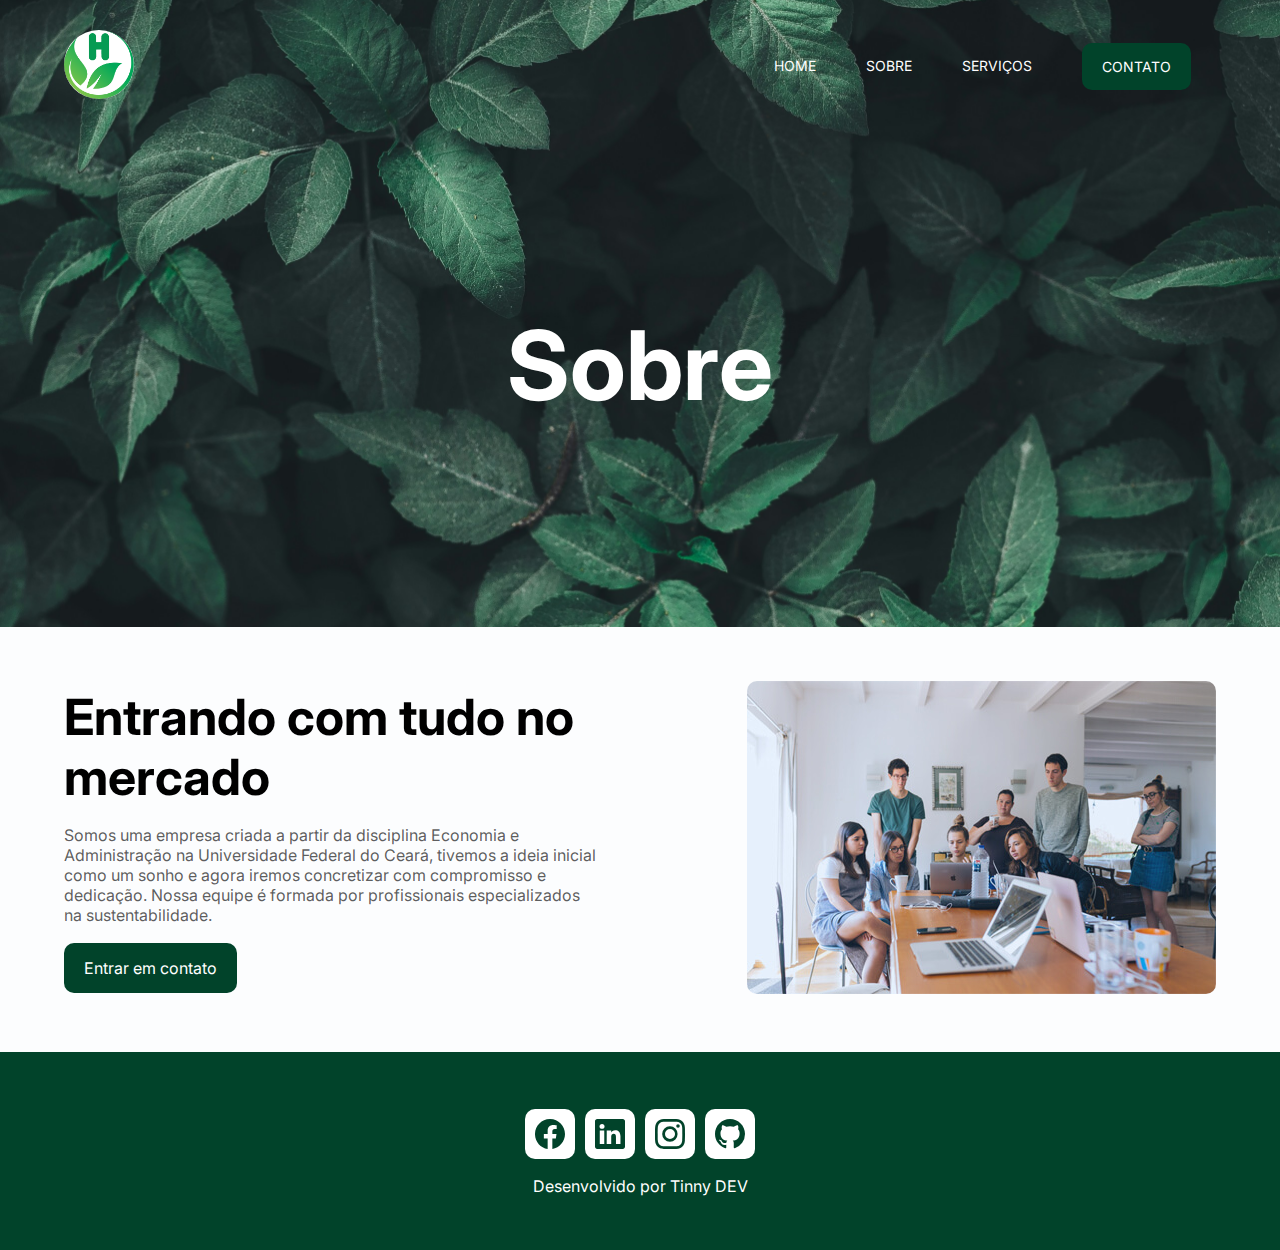
<file: sobre.html>
<!DOCTYPE html>
<html lang="pt-br">
  <head>
    <meta charset="UTF-8" />
    <meta name="viewport" content="width=device-width, initial-scale=1.0" />

    <title>Sobre | HidroWatts</title>
    <link rel="stylesheet" href="css/style.css" />
    <link rel="preconnect" href="https://fonts.googleapis.com" />
    <link rel="preconnect" href="https://fonts.gstatic.com" crossorigin />
    
    <link
      href="https://fonts.googleapis.com/css2?family=Inter:wght@400;700&display=swap"
      rel="stylesheet"
    />
    <link
      rel="stylesheet"
      href="https://fonts.googleapis.com/css2?family=Material+Symbols+Outlined:opsz,wght,FILL,GRAD@20..48,100..700,0..1,-50..200"
    />
  </head>
  <body>
    <header style="background-image: url('img/background-home.jpg')">
      <div class="container">
        <nav>
          <a href="index.html"
            ><img
              src="img/logo.png"
              alt="logo"
              style="width: 70px; border-radius: 50%"
          /></a>
          <ul class="ul">
            <a href="index.html">Home</a>
            <a href="sobre.html">Sobre</a>
            <a href="servicos.html">Serviços</a>
            <a class="btn" href="contato.html">Contato</a>
            <div class="close-icon" onclick="closeMenu()">
                <svg xmlns="http://www.w3.org/2000/svg" width="25" height="25" fill="currentColor" class="bi bi-x-circle" viewBox="0 0 16 16">
                    <path d="M8 15A7 7 0 1 1 8 1a7 7 0 0 1 0 14m0 1A8 8 0 1 0 8 0a8 8 0 0 0 0 16"/>
                    <path d="M4.646 4.646a.5.5 0 0 1 .708 0L8 7.293l2.646-2.647a.5.5 0 0 1 .708.708L8.707 8l2.647 2.646a.5.5 0 0 1-.708.708L8 8.707l-2.646 2.647a.5.5 0 0 1-.708-.708L7.293 8 4.646 5.354a.5.5 0 0 1 0-.708"/>
                </svg>
            </div>
          </ul>
          <div class="menu-icon" onclick="openMenu()">
            <svg xmlns="http://www.w3.org/2000/svg" width="25" height="25" fill="currentColor" class="bi bi-list" viewBox="0 0 16 16">
            <path fill-rule="evenodd" d="M2.5 12a.5.5 0 0 1 .5-.5h10a.5.5 0 0 1 0 1H3a.5.5 0 0 1-.5-.5m0-4a.5.5 0 0 1 .5-.5h10a.5.5 0 0 1 0 1H3a.5.5 0 0 1-.5-.5m0-4a.5.5 0 0 1 .5-.5h10a.5.5 0 0 1 0 1H3a.5.5 0 0 1-.5-.5"/>
          </svg></div>
        </nav>
        <section class="banner">
          <div class="banner-text">
            <h1>Sobre</h1>
          </div>
        </section>
      </div>
    </header>

    <section class="sobre">
        <div class="container">
            <div class="sobre-text">
                <h3>Entrando com tudo no mercado</h3>
                <p>Somos uma empresa criada a partir da disciplina Economia e Administração na Universidade Federal do Ceará, tivemos a ideia inicial como um sonho e agora iremos concretizar com compromisso e dedicação. Nossa equipe é formada por profissionais especializados na sustentabilidade. </p>
                <a href="contato.html" class="btn animate-btn">Entrar em contato</a>
            </div>
            <div class="sobre-img">
                <img src="img/sobre.jpg" alt="">
            </div>
        </div>
        
    </section>

      <footer class="footer">
        <div class="container">
            <div class="    links">
                <a href="#"><svg xmlns="http://www.w3.org/2000/svg" width="50" height="50" fill="currentColor" class="bi bi-facebook" viewBox="0 0 16 16">
                    <path d="M16 8.049c0-4.446-3.582-8.05-8-8.05C3.58 0-.002 3.603-.002 8.05c0 4.017 2.926 7.347 6.75 7.951v-5.625h-2.03V8.05H6.75V6.275c0-2.017 1.195-3.131 3.022-3.131.876 0 1.791.157 1.791.157v1.98h-1.009c-.993 0-1.303.621-1.303 1.258v1.51h2.218l-.354 2.326H9.25V16c3.824-.604 6.75-3.934 6.75-7.951"/>
                  </svg></a>
                <a href="#"><svg xmlns="http://www.w3.org/2000/svg" width="50" height="50" fill="currentColor" class="bi bi-linkedin" viewBox="0 0 16 16">
                    <path d="M0 1.146C0 .513.526 0 1.175 0h13.65C15.474 0 16 .513 16 1.146v13.708c0 .633-.526 1.146-1.175 1.146H1.175C.526 16 0 15.487 0 14.854zm4.943 12.248V6.169H2.542v7.225zm-1.2-8.212c.837 0 1.358-.554 1.358-1.248-.015-.709-.52-1.248-1.342-1.248S2.4 3.226 2.4 3.934c0 .694.521 1.248 1.327 1.248zm4.908 8.212V9.359c0-.216.016-.432.08-.586.173-.431.568-.878 1.232-.878.869 0 1.216.662 1.216 1.634v3.865h2.401V9.25c0-2.22-1.184-3.252-2.764-3.252-1.274 0-1.845.7-2.165 1.193v.025h-.016l.016-.025V6.169h-2.4c.03.678 0 7.225 0 7.225z"/>
                  </svg></a>
                <a href="#"><svg xmlns="http://www.w3.org/2000/svg" width="50" height="50" fill="currentColor" class="bi bi-instagram" viewBox="0 0 16 16">
                    <path d="M8 0C5.829 0 5.556.01 4.703.048 3.85.088 3.269.222 2.76.42a3.9 3.9 0 0 0-1.417.923A3.9 3.9 0 0 0 .42 2.76C.222 3.268.087 3.85.048 4.7.01 5.555 0 5.827 0 8.001c0 2.172.01 2.444.048 3.297.04.852.174 1.433.372 1.942.205.526.478.972.923 1.417.444.445.89.719 1.416.923.51.198 1.09.333 1.942.372C5.555 15.99 5.827 16 8 16s2.444-.01 3.298-.048c.851-.04 1.434-.174 1.943-.372a3.9 3.9 0 0 0 1.416-.923c.445-.445.718-.891.923-1.417.197-.509.332-1.09.372-1.942C15.99 10.445 16 10.173 16 8s-.01-2.445-.048-3.299c-.04-.851-.175-1.433-.372-1.941a3.9 3.9 0 0 0-.923-1.417A3.9 3.9 0 0 0 13.24.42c-.51-.198-1.092-.333-1.943-.372C10.443.01 10.172 0 7.998 0zm-.717 1.442h.718c2.136 0 2.389.007 3.232.046.78.035 1.204.166 1.486.275.373.145.64.319.92.599s.453.546.598.92c.11.281.24.705.275 1.485.039.843.047 1.096.047 3.231s-.008 2.389-.047 3.232c-.035.78-.166 1.203-.275 1.485a2.5 2.5 0 0 1-.599.919c-.28.28-.546.453-.92.598-.28.11-.704.24-1.485.276-.843.038-1.096.047-3.232.047s-2.39-.009-3.233-.047c-.78-.036-1.203-.166-1.485-.276a2.5 2.5 0 0 1-.92-.598 2.5 2.5 0 0 1-.6-.92c-.109-.281-.24-.705-.275-1.485-.038-.843-.046-1.096-.046-3.233s.008-2.388.046-3.231c.036-.78.166-1.204.276-1.486.145-.373.319-.64.599-.92s.546-.453.92-.598c.282-.11.705-.24 1.485-.276.738-.034 1.024-.044 2.515-.045zm4.988 1.328a.96.96 0 1 0 0 1.92.96.96 0 0 0 0-1.92m-4.27 1.122a4.109 4.109 0 1 0 0 8.217 4.109 4.109 0 0 0 0-8.217m0 1.441a2.667 2.667 0 1 1 0 5.334 2.667 2.667 0 0 1 0-5.334"/>
                  </svg></a>
                <a href="#"><svg xmlns="http://www.w3.org/2000/svg" width="50" height="50" fill="currentColor" class="bi bi-github" viewBox="0 0 16 16">
                    <path d="M8 0C3.58 0 0 3.58 0 8c0 3.54 2.29 6.53 5.47 7.59.4.07.55-.17.55-.38 0-.19-.01-.82-.01-1.49-2.01.37-2.53-.49-2.69-.94-.09-.23-.48-.94-.82-1.13-.28-.15-.68-.52-.01-.53.63-.01 1.08.58 1.23.82.72 1.21 1.87.87 2.33.66.07-.52.28-.87.51-1.07-1.78-.2-3.64-.89-3.64-3.95 0-.87.31-1.59.82-2.15-.08-.2-.36-1.02.08-2.12 0 0 .67-.21 2.2.82.64-.18 1.32-.27 2-.27s1.36.09 2 .27c1.53-1.04 2.2-.82 2.2-.82.44 1.1.16 1.92.08 2.12.51.56.82 1.27.82 2.15 0 3.07-1.87 3.75-3.65 3.95.29.25.54.73.54 1.48 0 1.07-.01 1.93-.01 2.2 0 .21.15.46.55.38A8.01 8.01 0 0 0 16 8c0-4.42-3.58-8-8-8"/>
                  </svg></a>
            </div>
            <p>Desenvolvido por Tinny DEV</p>
        </div>
      </footer>

      <script src="js/main.js"></script>
  </body>
</html>
</file>
<file: css/style.css>
@import url('https://fonts.googleapis.com/css2?family=Inter:wght@400;700&display=swap');

*{
    margin: 0;
    padding: 0;
    box-sizing: border-box;
    text-decoration: none;
    outline: none;
    font-family: 'Inter', sans-serif;
}
body{   
    background-color: #f1f6fc31;
}
section,
footer{
    padding: 54px 0;
}
h3{
    font-size: 50px;
}
p{
    color: #0000009c;
}
.container{
    max-width: 1400px;
    margin: 0 auto;
    padding: 0 5%;
}
.btn{
    background-color: rgb(1, 67, 42);
    color: white;
    padding: 15px 20px;
    border-radius: 10px;
    cursor: pointer;
    display: inline-block;
    transition: 0.1s;
}
.btn.animate-btn{
    animation: animate-outline 1s ease-out infinite;
}
.btn:hover{
    background-color: rgba(68, 255, 115, 0.8);
}
@keyframes animate-outline {
    from{
        outline: 0px solid rgb(1, 67, 42);
    }       
    to{
        outline: 15px solid #4f9bf900;
    }   
}
header{
    background-position: center;
    background-size: cover;
}
nav{
    display: flex;
    align-items: center;
    justify-content: space-between;
    padding-top: 30px;
}
nav ul{
    display: flex;
    align-items: center;
}
nav ul a{
    color: white;
    margin: 0 25px;
    text-transform: uppercase;
    font-size: 14px;
    display: block;
}
nav ul a:not(.btn):after{
    content: "";
    background-color: rgba(68, 255, 115, 0.8);
    height: 3px;
    width: 0%;
    display: block;
    margin: 0 auto;
    transition: 0.3s;
}
nav ul a:hover::after{
    width: 100%;
}
/* menu mobile */
nav .menu-icon{
    cursor: pointer;
    font-size: 25px;
    color: white;
    display: none;
}
nav .close-icon{
    cursor: pointer;
    font-size: 25px;
    color: white;
    display: none;
}
.banner{
    display: flex;
    justify-content: center;
}
.banner .banner-text{
    margin: 150px;
    text-align: center;
    padding: 0 90px;
}
.banner .banner-text h1{
    font-size: 96px;
    color: white;
}
.banner .banner-text p{
    font-size: 20px;
    color: #ffffffb7;
    font-weight: lighter;
    margin: 18px 0;
}
/* Faca mais */
.faca-mais .container{
    display: flex;
    align-items: center;
}
.faca-mais .faca-mais-text{
    width: 50%;
    padding: 0 40px;
}
.faca-mais .faca-mais-text h3{
    font-size: 56px;
}
.faca-mais .faca-mais-text p{
    margin: 5px 0 10px 0;
}
.faca-mais .faca-mais-img{
    width: 50%;
}
.faca-mais .faca-mais-img img{
    width: 100%;
}
.depoimentos h3{
    text-align: center;
}
.depoimentos p{
    margin-bottom: 20px;
    text-align: center;
}
.cards{
    display: flex;
    justify-content: center;
}
.depoimentos .card-item{
    background-color: rgba(68, 255, 115, 0.8);
    margin: 15px;
    border-radius: 14px;
    text-align: center;
    width: 350px;
    transition: 0.3s;
}
.depoimentos .card-item img{
    border-radius: 100%;
    width: 80px;
    display: block;
    margin: 10px auto;
}
.depoimentos .card-item .nome-user{
    font-weight: 600;
    font-size: 20px;
    margin-bottom: 15px;
    transition: 0.3s;
}
.depoimentos .card-item .depoimento-user{
    font-size: 15px;
    padding: 0 15px;
    transition: 0.3s;
}
.depoimentos .card-item .estrelas{
    margin: 15px 0;
    border-top: 2px solid #71767a23;
}
.depoimentos .card-item .estrelas span{
    color:  #0000009c;
    margin-top: 15px;
    font-size: 20px;
    transition: 0.3s;
}
.depoimentos .card-item:hover{
    background-color: rgb(1, 67, 42);
    margin-top: -5px;
}
.depoimentos .card-item:hover .nome-user,
.depoimentos .card-item:hover .depoimento-user,
.depoimentos .card-item:hover .estrelas span{
    color: white;   
}
/* Clientes */
.clientes h3,
.clientes p{
    text-align: center;
}
.clientes .container div{
    display: flex;
    align-items: center;
    justify-content: space-around;
    flex-wrap: wrap;
}
/* footer */
.footer{
    background-color: rgb(1, 67, 42);
    text-align: center;
}
.footer svg{
    color: rgb(1, 67, 42);
    font-size: 19px;
    background-color: white;
    padding: 10px;
    margin: 3px;
    border-radius: 10px;
}
.footer p{
    margin-top: 10px;
    color: white;
}
/* Página Sobre */
.sobre .container{
    display: flex;
    align-items: center;
    justify-content: space-between;
}
.sobre .sobre-text{
    width: 50%;
    padding-right: 40px;
}
.sobre .sobre-text p{
    margin: 18px 0;
    color: #000000a6;
}
.sobre .sobre-img img{
    width: 100%;
    border-radius: 10px;
}
/* Página serviços */
.servicos h3{
    text-align: center;
}
.servicos .container > p{
    text-align: center;
}
.servicos .rows-cards{
    display: flex;
    justify-content: center;
    margin-top: 20px;
    flex-wrap: wrap;
}
.servicos .row-card-item{
    background-color: rgba(68, 255, 115, 0.8);
    width: 350px;
    padding: 20px;
    border-radius: 14px;
    margin: 20px;
    transition: 0.3s;
}
.servicos .row-card-item:hover{
    background-color: rgb(1, 67, 42);
}
.servicos .row-card-item:hover p{
    color: white;
}
.servicos .row-card-item img{
    background-color: rgb(1, 67, 42);
    border-radius: 14px;
    width: 70px;
    padding: 9px;
}
.servicos .row-card-item p.nome-servico{
    margin: 5px 0;
    transition: 0.3;
}
.servicos .row-card-item p.descricao-servico{
    transition: 0.3s;
}
/* Dados */
.dados{
background: rgba(68, 255, 115, 0.8);
}
.dados .container{
    display: flex;
    justify-content: center;
    flex-wrap: wrap;
}
.dados .dados-item{
    text-align: center;
    margin: 15px;
    color: #000000be;
}
.dados .dados-item img{
    background-color: rgb(1, 67, 42);
    border-radius: 14px;
    padding: 10px;
    margin-bottom: 15px;
    width: 80px;
}
.dados .dados-item p{
    font-size: 18px;
}
.dados .dados-item p strong{
    font-size: 28px;
}
/* Página de contato */
.contato-info{
    display: flex;
    justify-content: space-between;
    margin-top: 50px;
}
.contato-info .left-side{
    width: 50%;
    padding: 30px;
    background-color: rgb(1, 67, 42);
    border-radius: 14px;
    margin-right: 50px;
    height: fit-content;
}
.contato-info .left-side div{
    display: flex;
    align-items: center;
    margin-bottom: 10px;
}
.contato-info .left-side div svg{
    font-size: 24px;
    margin-right: 20px;
    color: white;
}
.contato-info .left-side p{
    font-size: 17px;
    color: white;
}
.contato-info .right-side{
    width: 50%;
}
.contato-info .right-side input{
    display: block;
    width: 100%;
    margin-bottom: 10px;
    height: 47px;
    padding: 15px;
    border-radius: 9px;
    transition: 0.3s;
    border: 1px solid #f1f1f1f1;
    color: #21212121;
    font-weight: lighter;
}
.contato-info .right-side input:focus,
.contato-info.right-side textarea:focus{
    border-color: rgb(1, 67, 42);
}
.contato-info .right-side textarea{
    border: 1px solid #f1f1f1f1;
    color: #21212112;
    border-radius: 9px;
    margin-bottom: 10px;
    padding: 15px;
    width: 100%;
    transition: 0.3s;
    resize: none;
}
.contato-info .right-side button{
    border: none;
}
@media(max-width: 830px){
    /* menu mobile */
    .ul{
        position: fixed;
        top: 0;
        left: 0;
        background: rgb(1, 67, 42);
        width: 100%;
        height: 100%;
        flex-direction: column;
        align-items: center;
        justify-content: center;
        clip-path: circle(0% at 100% 0);
        transition: 0.7s;
    }
    .ul.open{
        clip-path: circle(141.4% at 100% 0);
    }
    .ul a{
        margin: 10px 0;
        font-size: 16px;
    }
    nav .menu-icon{
        display: block;
    }
    nav .close-icon{
        display: block;
        position: absolute;
        top: 46px;
        right: 28px;
    }
    /* home mobile */
    .faca-mais .faca-mais-text{
        margin-top: 10px;
        padding: 0 20px;
        order: 1;
    }
    .faca-mais .container{
        flex-direction: column;
    }
    .faca-mais .faca-mais-text h3{
        font-size: 48px;
    }
    .faca-mais .faca-mais-text,
    .faca-mais .faca-mais-img{
        width: 100%;
    }
    /* Banner mobile */
    .banner .banner-text{
        padding: 0;
        margin: 80px;
    }
    .banner .banner-text h1{
        font-size: 80px;
    }
    .banner .banner-text p{
        font-size: 15px;
    }
}
</file>
